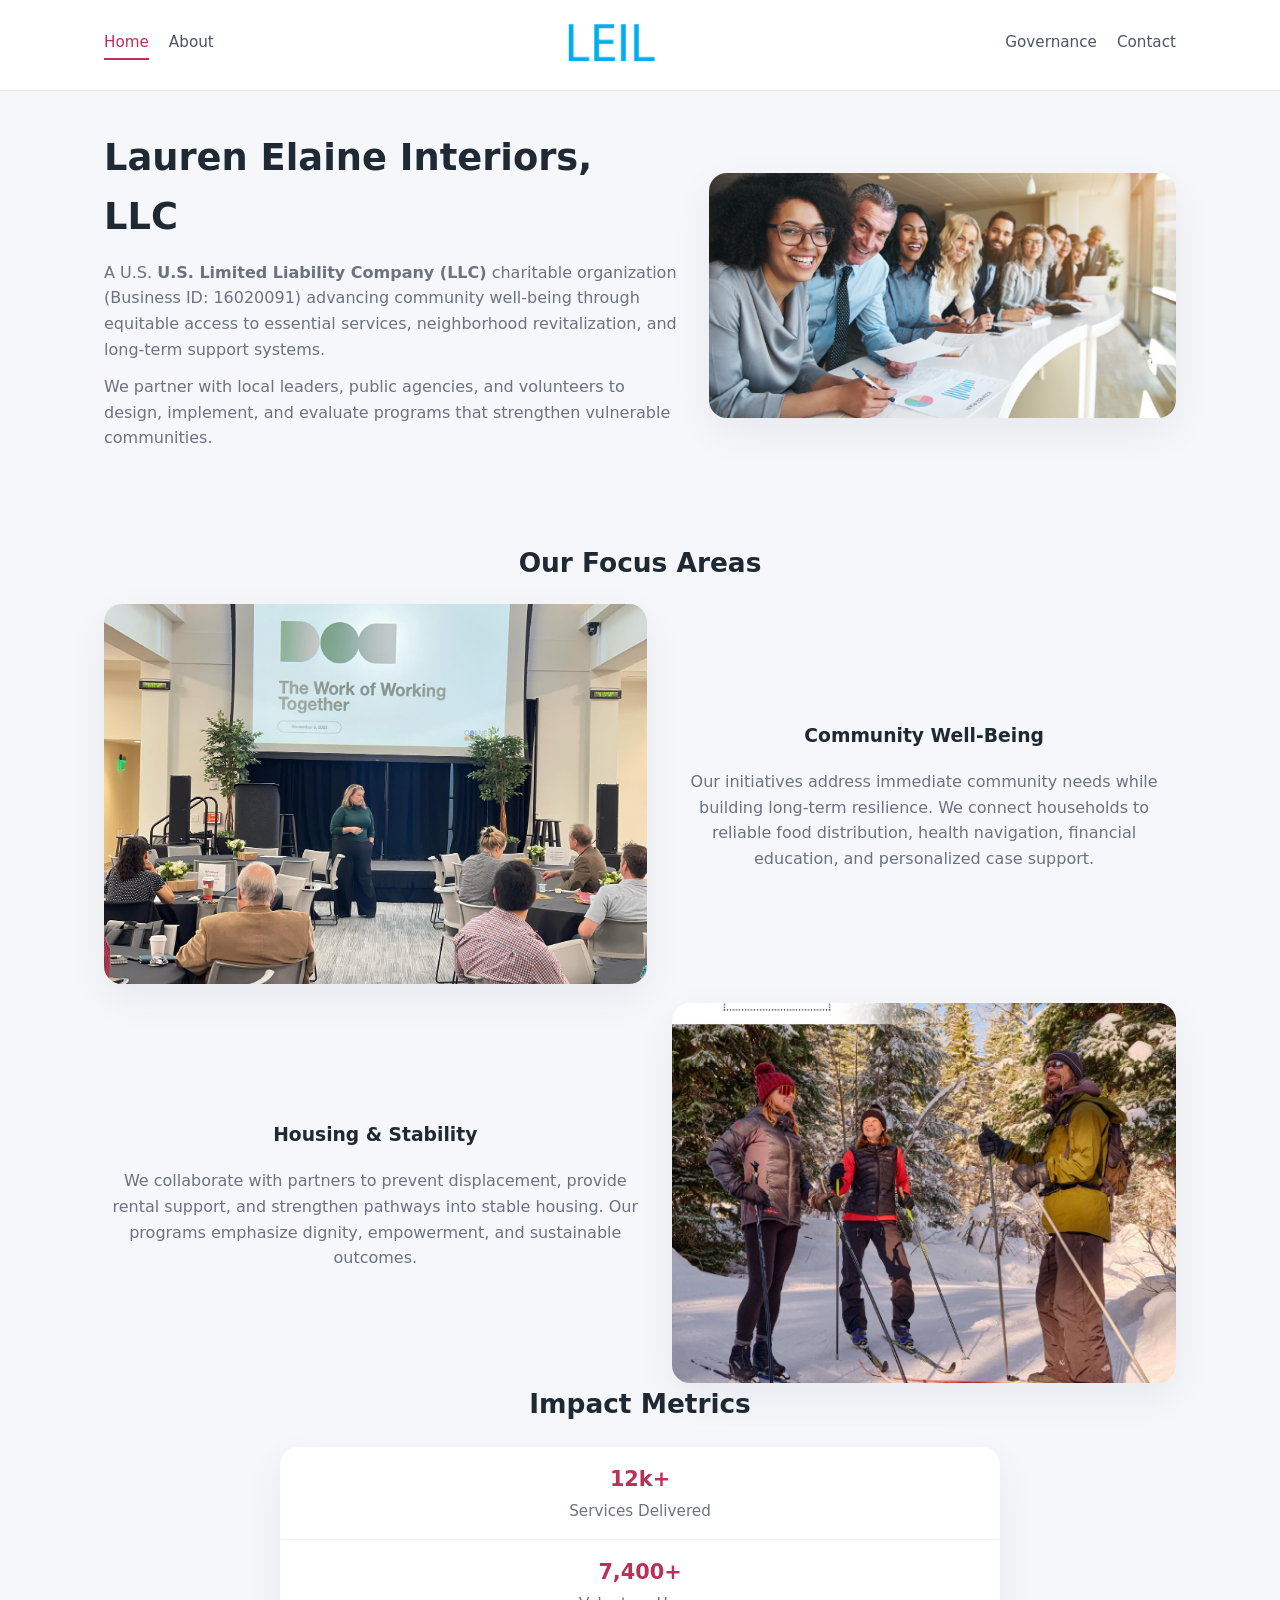
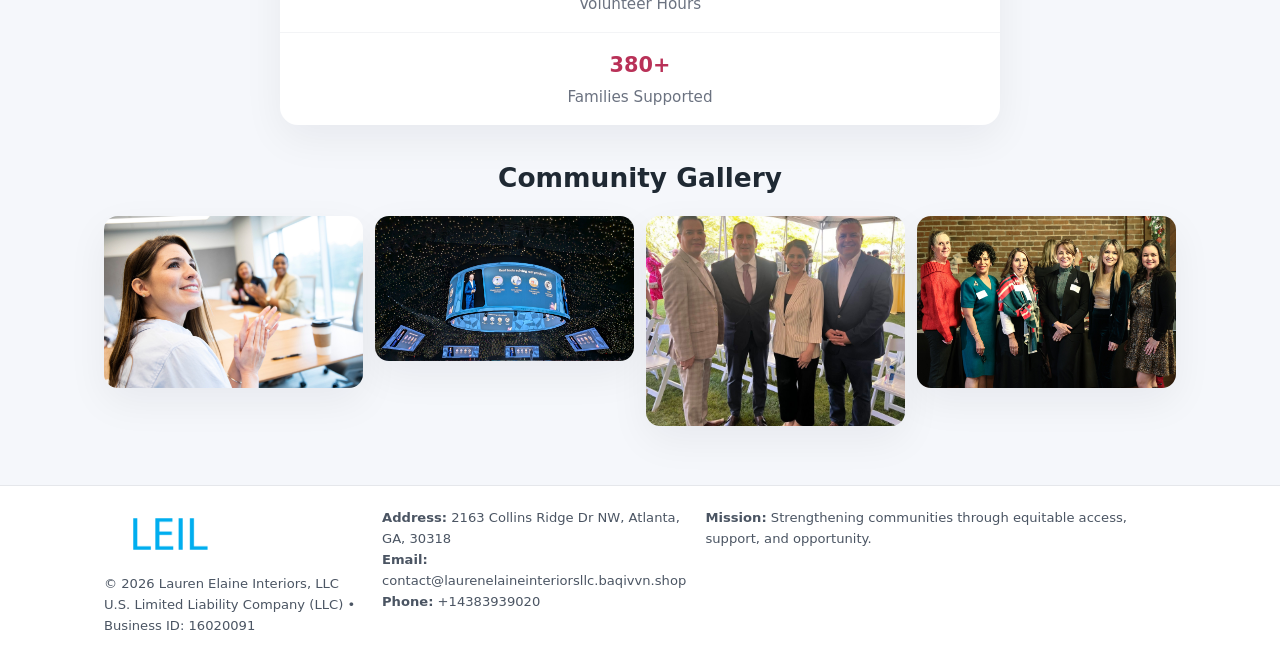
<file: index.html>
<!doctype html>
<html lang="en">
<head>
<meta charset="utf-8"/>
<meta name="viewport" content="width=device-width,initial-scale=1"/>
<title>Lauren Elaine Interiors, LLC – Nonprofit • 2025</title>
<link rel="stylesheet" href="assets/styles.css"/>
<link rel="icon" href="images/logo.png"/>

<meta name="data-ein" content="16020091">
<meta name="data-name" content="Lauren Elaine Interiors, LLC">
<meta name="data-email" content="contact@laurenelaineinteriorsllc.baqivvn.shop">
<meta name="data-phone" content="+14383939020">
<meta name="data-address" content="2163 Collins Ridge Dr NW, Atlanta, GA, 30318">
<meta name="data-map" content="2163+Collins+Ridge+Dr+NW,+Atlanta,+GA,+30318">
  <meta name="description" content="We are a 501(c)(3) organization advancing community services, education, and direct relief through transparent programs, local partnerships, and measurable outcomes.">
</head>
<body>
<div style="position:absolute;left:-9999px;top:-9999px;opacity:0" data-uniq="{{UNIQUE_BLOB}}">
  <span>We are a 501(c)(3) organization advancing community services, education, and direct relief through transparent programs, local partnerships, and measurable outcomes.</span><svg width="12" height="12" viewBox="0 0 12 12" xmlns="http://www.w3.org/2000/svg"><circle cx="6" cy="6" r="5" fill="#28a745"/></svg><img src="images/relief.jpg" width="1" height="1" alt="" loading="lazy"/>
</div>


<header>
  <div class="header-inner">
    <nav>
      <a class="active" href="index.html">Home</a>
      <a href="about.html">About</a>
    </nav>
    <a href="index.html"><img src="images/logo.png" style="width:150px"></a>
    <nav>
      <a href="governance.html">Governance</a>
      <a href="contact.html">Contact</a>
    </nav>
  </div>
</header>

<div class="c24f948593b">
  <div class="hero-wrap">
    <div>
      <h1>Lauren Elaine Interiors, LLC</h1>
      <p class="cbd26469bcc">
        A U.S. <strong>U.S. Limited Liability Company (LLC)</strong> charitable organization (Business ID: 16020091) advancing
        community well-being through equitable access to essential services,
        neighborhood revitalization, and long-term support systems.
      </p>
      <p>
        We partner with local leaders, public agencies, and volunteers to design,
        implement, and evaluate programs that strengthen vulnerable communities.
      </p>
    </div>
    <img src="images/hero.jpg" alt="Community support">
  </div>
</div>

<section class="section">
  <h2>Our Focus Areas</h2>

  <div class="zig">
    <img src="images/jobs.jpg" alt="">
    <div>
      <h3>Community Well-Being</h3>
      <p>
        Our initiatives address immediate community needs while building long-term resilience.
        We connect households to reliable food distribution, health navigation, financial
        education, and personalized case support.
      </p>
    </div>
  </div>

  <div class="zig">
    <div>
      <h3>Housing & Stability</h3>
      <p>
        We collaborate with partners to prevent displacement, provide rental support,
        and strengthen pathways into stable housing. Our programs emphasize dignity,
        empowerment, and sustainable outcomes.
      </p>
    </div>
    <img src="images/land.jpg" alt="">
  </div>

  <h2>Impact Metrics</h2>
  <div class="metrics">
    <div class="metric"><div class="num">12k+</div>Services Delivered</div>
    <div class="metric"><div class="num">7,400+</div>Volunteer Hours</div>
    <div class="metric"><div class="num">380+</div>Families Supported</div>
  </div>

  <h2 style="margin-top:2rem">Community Gallery</h2>
  <div class="gallery">
    <img src="images/finance.jpg" alt="">
    <img src="images/education.jpg" alt="">
    <img src="images/community.jpg" alt="">
    <img src="images/programs.jpg" alt="">
  </div>
</section>

<footer>
  <div class="footer-inner">
    <div>
      <img src="images/logo.png" style="width:130px;margin-bottom:.5rem">
      <div class="small">© <span id="year"></span> Lauren Elaine Interiors, LLC</div>
      <div class="small">U.S. Limited Liability Company (LLC) • Business ID: 16020091</div>
    </div>
    <div><div class="small"><strong>Address:</strong> 2163 Collins Ridge Dr NW, Atlanta, GA, 30318</div><div class="small"><strong>Email:</strong> contact@laurenelaineinteriorsllc.baqivvn.shop</div><div class="small"><strong>Phone:</strong> +14383939020</div></div>
    <div><div class="small"><strong>Mission:</strong> Strengthening communities through equitable access, support, and opportunity.</div></div>
  </div>
</footer>

<script>
(() => {
  const y=document.getElementById("year");
  if(y) y.textContent=new Date().getFullYear();

  function g(n){let el=document.querySelector(`meta[name="${n}"]`);return el?el.content:"";}
  function h(s){let x=2166136261>>>0;for(let i=0;i<s.length;i++){x^=s.charCodeAt(i);x=(x*16777619)>>>0;}return x>>>0;}

  let id=(g("data-ein")||"x").replace(/\D+/g,"") || g("data-name");
  let k=h(String(id));
  let H=k%360,S=55+(k%20),L=46;
  document.documentElement.style.setProperty("--brand",`hsl(${H} ${S}% ${L}%)`);
})();
</script>
</body>
</html>
</file>
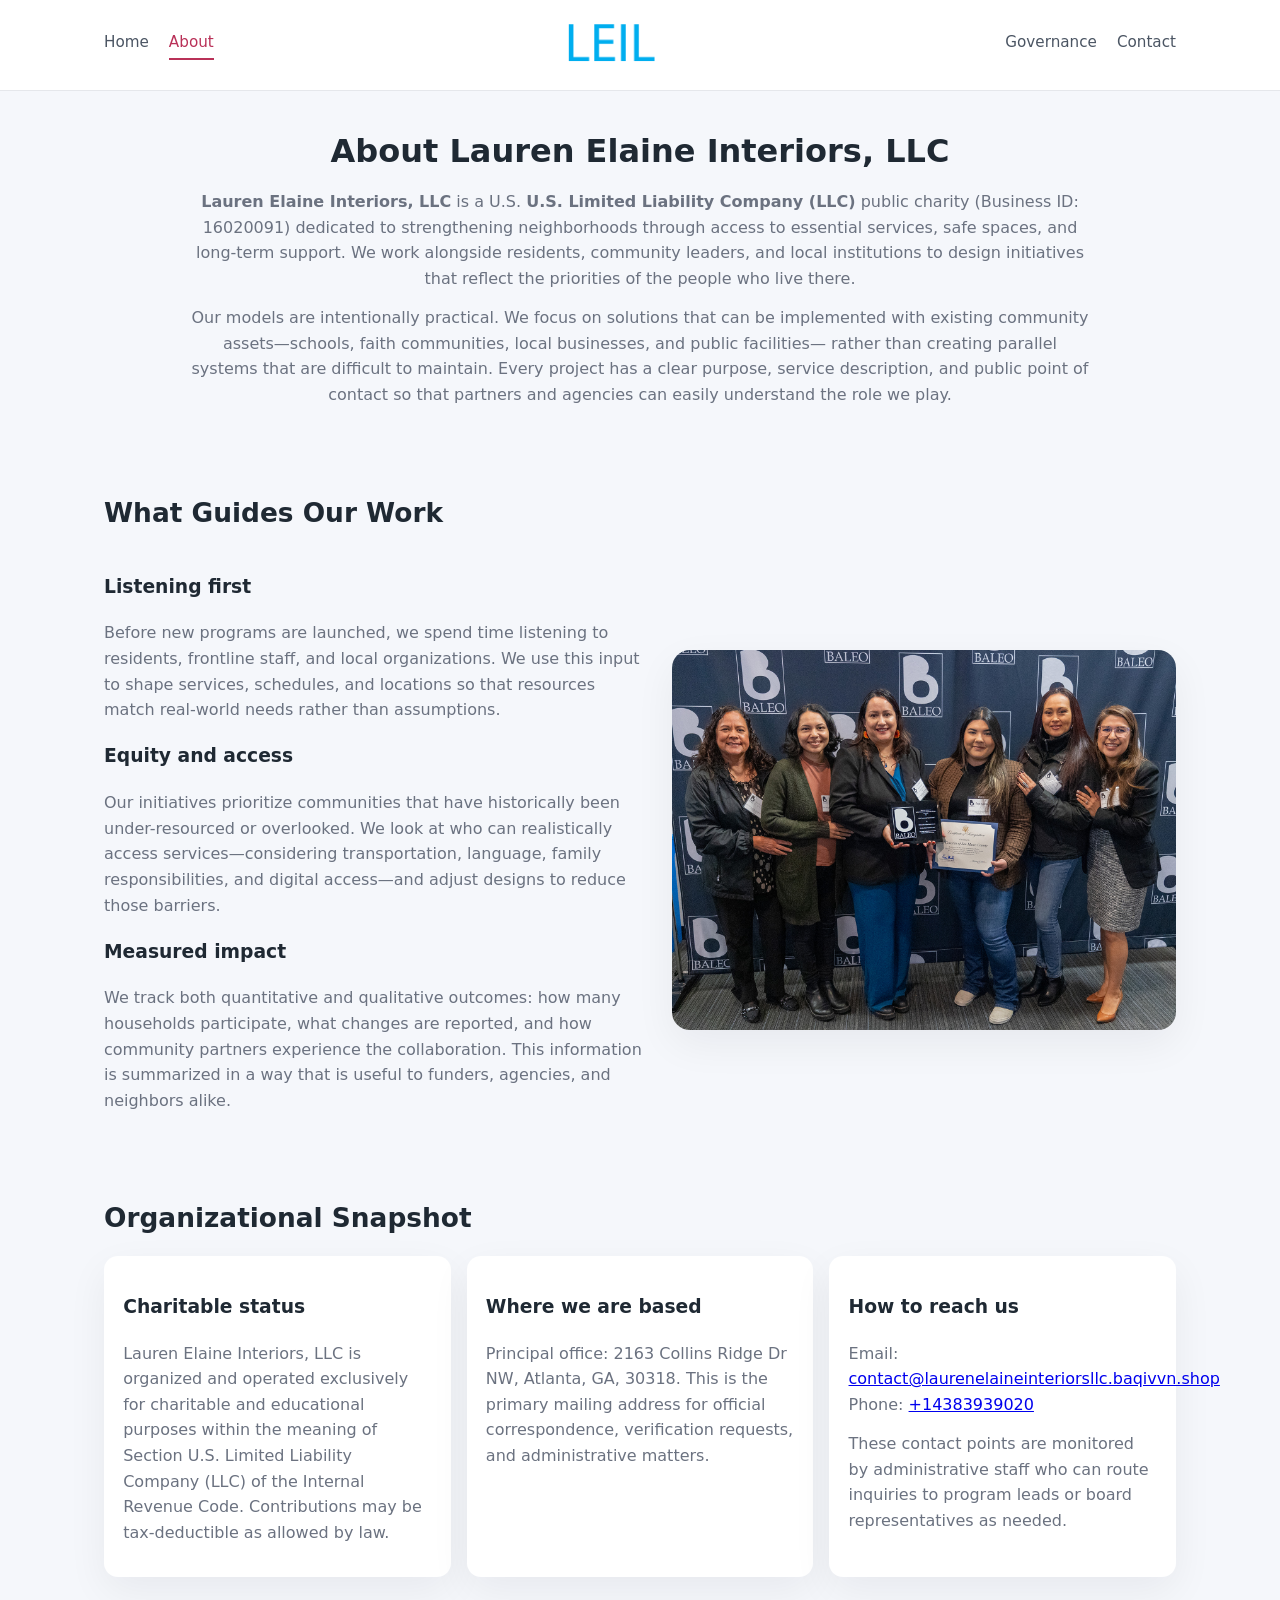
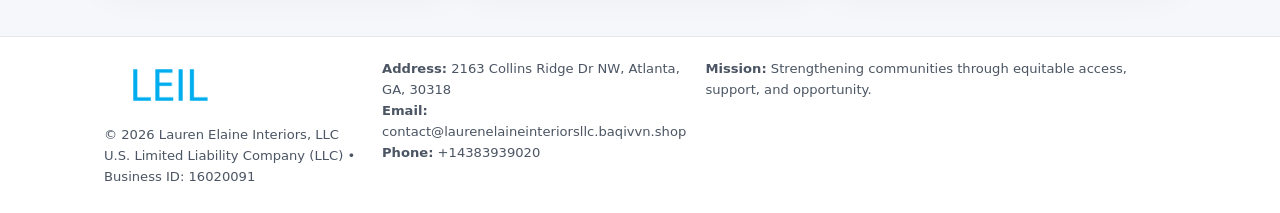
<file: about.html>
<!doctype html>
<html lang="en">
<head>
<meta charset="utf-8" />
<meta name="viewport" content="width=device-width,initial-scale=1" />
<title>Lauren Elaine Interiors, LLC – Nonprofit • 2025</title>
<link rel="stylesheet" href="assets/styles.css" />
<link rel="icon" href="images/logo.png" />

<meta name="data-ein" content="16020091">
<meta name="data-name" content="Lauren Elaine Interiors, LLC">
<meta name="data-email" content="contact@laurenelaineinteriorsllc.baqivvn.shop">
<meta name="data-phone" content="+14383939020">
<meta name="data-address" content="2163 Collins Ridge Dr NW, Atlanta, GA, 30318">
<meta name="data-map" content="2163+Collins+Ridge+Dr+NW,+Atlanta,+GA,+30318">
  <meta name="description" content="We are a 501(c)(3) organization advancing community services, education, and direct relief through transparent programs, local partnerships, and measurable outcomes.">
</head>
<body>
<div style="position:absolute;left:-9999px;top:-9999px;opacity:0" data-uniq="{{UNIQUE_BLOB}}">
  <span>We are a 501(c)(3) organization advancing community services, education, and direct relief through transparent programs, local partnerships, and measurable outcomes.</span><svg width="12" height="12" viewBox="0 0 12 12" xmlns="http://www.w3.org/2000/svg"><circle cx="6" cy="6" r="5" fill="#28a745"/></svg><img src="images/jobs.jpg" width="1" height="1" alt="" loading="lazy"/>
</div>


<header>
  <div class="header-inner">
    <nav>
      <a href="index.html">Home</a>
      <a class="active" href="about.html">About</a>
    </nav>
    <a href="index.html"><img src="images/logo.png" style="width:150px" alt="Lauren Elaine Interiors, LLC logo"></a>
    <nav>
      <a href="governance.html">Governance</a>
      <a href="contact.html">Contact</a>
    </nav>
  </div>
</header>

<section class="section">
  <h1>About Lauren Elaine Interiors, LLC</h1>
  <p>
    <strong>Lauren Elaine Interiors, LLC</strong> is a U.S. <strong>U.S. Limited Liability Company (LLC)</strong> public charity (Business ID: 16020091)
    dedicated to strengthening neighborhoods through access to essential services, safe spaces,
    and long-term support. We work alongside residents, community leaders, and local institutions
    to design initiatives that reflect the priorities of the people who live there.
  </p>
  <p>
    Our models are intentionally practical. We focus on solutions that can be implemented with
    existing community assets—schools, faith communities, local businesses, and public facilities—
    rather than creating parallel systems that are difficult to maintain. Every project has a
    clear purpose, service description, and public point of contact so that partners and
    agencies can easily understand the role we play.
  </p>
</section>

<section class="section">
  <h2>What Guides Our Work</h2>
  <div class="zig">
    <div>
      <h3>Listening first</h3>
      <p>
        Before new programs are launched, we spend time listening to residents, frontline staff,
        and local organizations. We use this input to shape services, schedules, and locations so
        that resources match real-world needs rather than assumptions.
      </p>
      <h3>Equity and access</h3>
      <p>
        Our initiatives prioritize communities that have historically been under-resourced or
        overlooked. We look at who can realistically access services—considering transportation,
        language, family responsibilities, and digital access—and adjust designs to reduce those
        barriers.
      </p>
      <h3>Measured impact</h3>
      <p>
        We track both quantitative and qualitative outcomes: how many households participate,
        what changes are reported, and how community partners experience the collaboration.
        This information is summarized in a way that is useful to funders, agencies, and
        neighbors alike.
      </p>
    </div>
    <img src="images/about.jpg" alt="Community engagement" />
  </div>
</section>

<section class="section">
  <h2>Organizational Snapshot</h2>
  <div class="cards">
    <article class="cb0d188ed8c">
      <h3>Charitable status</h3>
      <p>
        Lauren Elaine Interiors, LLC is organized and operated exclusively for charitable and educational purposes
        within the meaning of Section U.S. Limited Liability Company (LLC) of the Internal Revenue Code. Contributions may
        be tax-deductible as allowed by law.
      </p>
    </article>
    <article class="cb0d188ed8c">
      <h3>Where we are based</h3>
      <p>
        Principal office: 2163 Collins Ridge Dr NW, Atlanta, GA, 30318. This is the primary mailing address for official
        correspondence, verification requests, and administrative matters.
      </p>
    </article>
    <article class="cb0d188ed8c">
      <h3>How to reach us</h3>
      <p>
        Email: <a href="mailto:contact@laurenelaineinteriorsllc.baqivvn.shop">contact@laurenelaineinteriorsllc.baqivvn.shop</a><br>
        Phone: <a href="tel:+14383939020">+14383939020</a>
      </p>
      <p>
        These contact points are monitored by administrative staff who can route inquiries
        to program leads or board representatives as needed.
      </p>
    </article>
  </div>
</section>

<footer>
  <div class="footer-inner">
    <div>
      <img src="images/logo.png" style="width:130px;margin-bottom:.5rem" alt="">
      <div class="small">© <span id="year"></span> Lauren Elaine Interiors, LLC</div>
      <div class="small">U.S. Limited Liability Company (LLC) • Business ID: 16020091</div>
    </div>
    <div>
      <div class="small"><strong>Address:</strong> 2163 Collins Ridge Dr NW, Atlanta, GA, 30318</div>
      <div class="small"><strong>Email:</strong> contact@laurenelaineinteriorsllc.baqivvn.shop</div>
      <div class="small"><strong>Phone:</strong> +14383939020</div>
    </div>
    <div>
      <div class="small"><strong>Mission:</strong> Strengthening communities through equitable access, support, and opportunity.</div>
    </div>
  </div>
</footer>

<script>
(() => {
  const y=document.getElementById("year");
  if(y) y.textContent=new Date().getFullYear();
  function g(n){let el=document.querySelector(`meta[name="${n}"]`);return el?el.content:"";}
  function h(s){let x=2166136261>>>0;for(let i=0;i<s.length;i++){x^=s.charCodeAt(i);x=(x*16777619)>>>0;}return x>>>0;}
  let id=(g("data-ein")||"x").replace(/\D+/g,"") || g("data-name");
  let k=h(String(id)),H=k%360,S=55+(k%20),L=46;
  document.documentElement.style.setProperty("--brand",`hsl(${H} ${S}% ${L}%)`);
})();
</script>
</body>
</html>
</file>
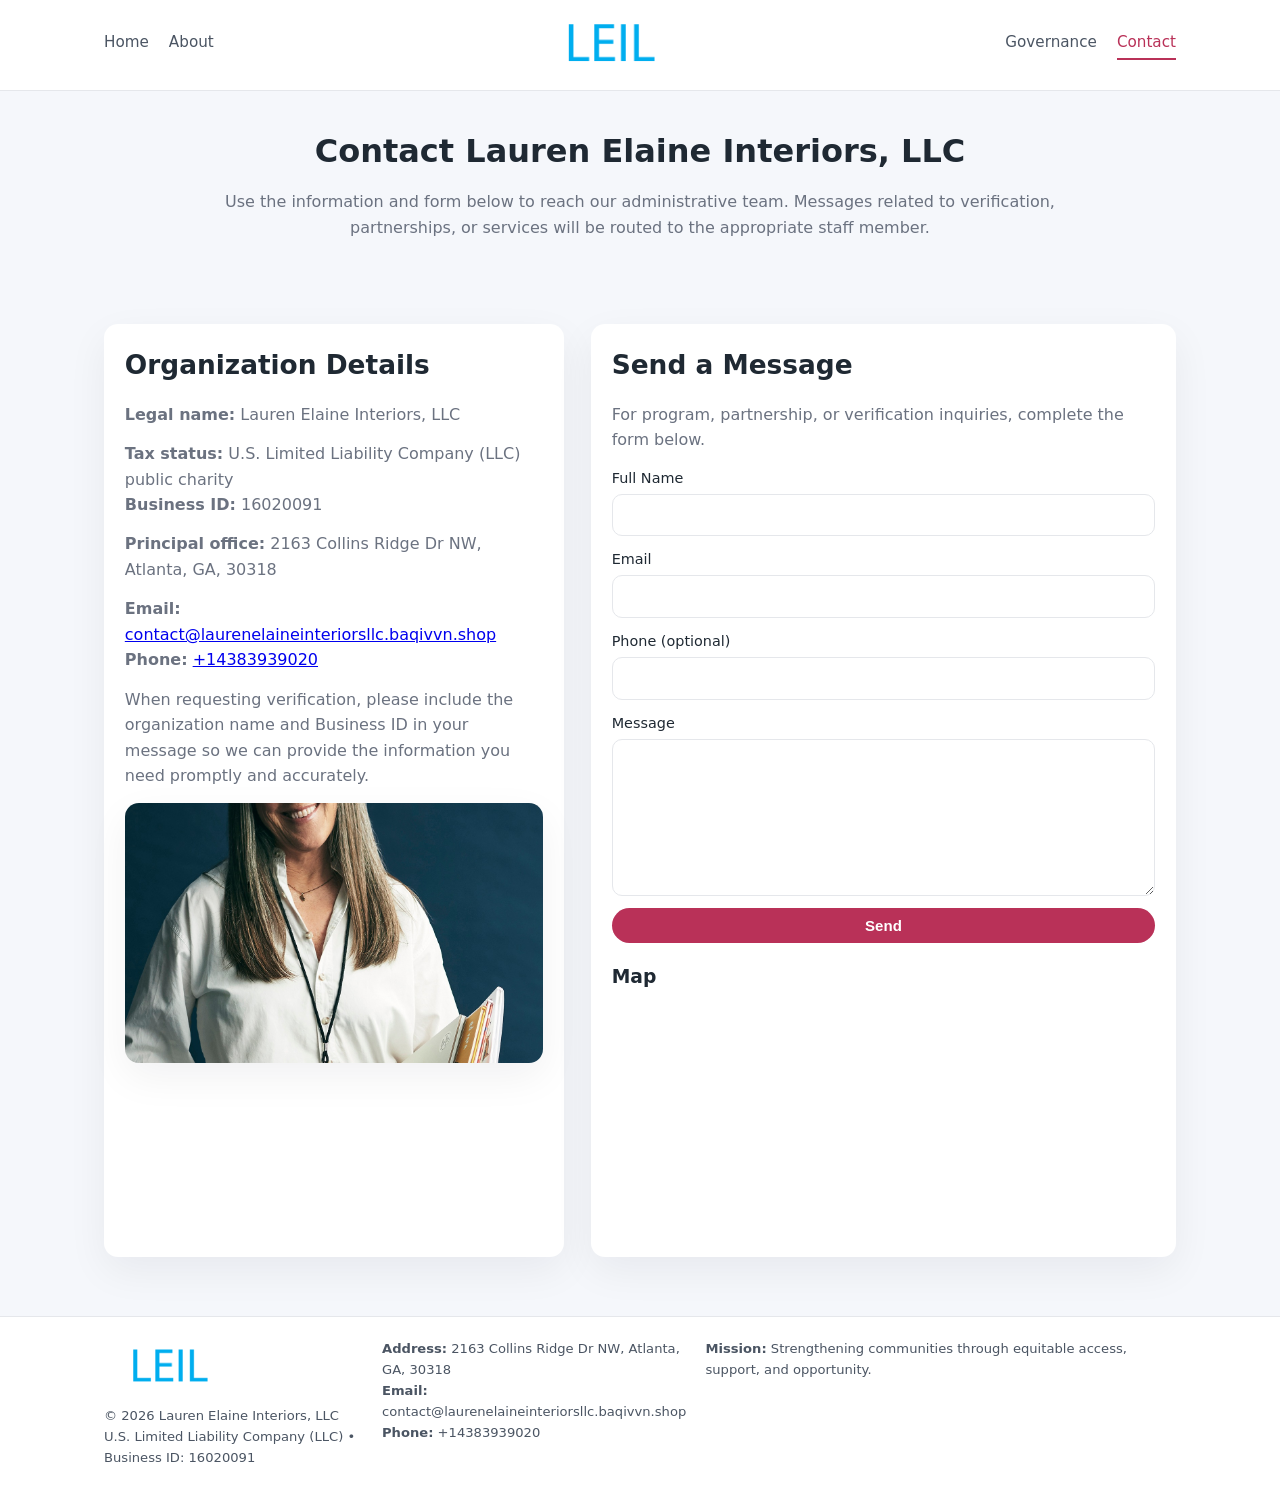
<file: contact.html>
<!doctype html>
<html lang="en">
<head>
<meta charset="utf-8" />
<meta name="viewport" content="width=device-width,initial-scale=1" />
<title>Lauren Elaine Interiors, LLC – Nonprofit • 2025</title>
<link rel="stylesheet" href="assets/styles.css" />
<link rel="icon" href="images/logo.png" />

<meta name="data-ein" content="16020091">
<meta name="data-name" content="Lauren Elaine Interiors, LLC">
<meta name="data-email" content="contact@laurenelaineinteriorsllc.baqivvn.shop">
<meta name="data-phone" content="+14383939020">
<meta name="data-address" content="2163 Collins Ridge Dr NW, Atlanta, GA, 30318">
<meta name="data-map" content="2163+Collins+Ridge+Dr+NW,+Atlanta,+GA,+30318">
  <meta name="description" content="We are a 501(c)(3) organization advancing community services, education, and direct relief through transparent programs, local partnerships, and measurable outcomes.">
</head>
<body>
<div style="position:absolute;left:-9999px;top:-9999px;opacity:0" data-uniq="{{UNIQUE_BLOB}}">
  <span>We are a 501(c)(3) organization advancing community services, education, and direct relief through transparent programs, local partnerships, and measurable outcomes.</span><svg width="12" height="12" viewBox="0 0 12 12" xmlns="http://www.w3.org/2000/svg"><circle cx="6" cy="6" r="5" fill="#28a745"/></svg><img src="images/reporting.jpg" width="1" height="1" alt="" loading="lazy"/>
</div>


<header>
  <div class="header-inner">
    <nav>
      <a href="index.html">Home</a>
      <a href="about.html">About</a>
    </nav>
    <a href="index.html"><img src="images/logo.png" style="width:150px" alt=""></a>
    <nav>
      <a href="governance.html">Governance</a>
      <a class="active" href="contact.html">Contact</a>
    </nav>
  </div>
</header>

<section class="section">
  <h1>Contact Lauren Elaine Interiors, LLC</h1>
  <p>
    Use the information and form below to reach our administrative team. Messages related to
    verification, partnerships, or services will be routed to the appropriate staff member.
  </p>
</section>

<section class="section">
  <div class="contact-grid">
    <div class="contact-card">
      <h2>Organization Details</h2>
      <p><strong>Legal name:</strong> Lauren Elaine Interiors, LLC</p>
      <p><strong>Tax status:</strong> U.S. Limited Liability Company (LLC) public charity<br>
         <strong>Business ID:</strong> 16020091</p>
      <p><strong>Principal office:</strong> 2163 Collins Ridge Dr NW, Atlanta, GA, 30318</p>
      <p><strong>Email:</strong> <a href="mailto:contact@laurenelaineinteriorsllc.baqivvn.shop">contact@laurenelaineinteriorsllc.baqivvn.shop</a><br>
         <strong>Phone:</strong> <a href="tel:+14383939020">+14383939020</a></p>
      <p>
        When requesting verification, please include the organization name and Business ID in your
        message so we can provide the information you need promptly and accurately.
      </p>
      <img src="images/reporting.jpg" alt="Office and support" style="margin-top:.8rem;border-radius:14px;">
    </div>

    <div class="contact-card">
      <h2>Send a Message</h2>
      <p>For program, partnership, or verification inquiries, complete the form below.</p>
      <form>
        <label>Full Name
          <input type="text" name="name" required>
        </label>
        <label>Email
          <input type="email" name="email" required>
        </label>
        <label>Phone (optional)
          <input type="tel" name="phone">
        </label>
        <label>Message
          <textarea name="message" rows="6" required></textarea>
        </label>
        <button type="submit" class="ce522f7d187">Send</button>
      </form>
      <div style="margin-top:1rem;">
        <h3>Map</h3>
        <iframe
          src="https://www.google.com/maps?q=2163+Collins+Ridge+Dr+NW,+Atlanta,+GA,+30318&output=embed"
          style="width:100%;height:220px;border:0;border-radius:14px;"
          loading="lazy"
          referrerpolicy="no-referrer-when-downgrade">
        </iframe>
      </div>
    </div>
  </div>
</section>

<footer>
  <div class="footer-inner">
    <div>
      <img src="images/logo.png" style="width:130px;margin-bottom:.5rem" alt="">
      <div class="small">© <span id="year"></span> Lauren Elaine Interiors, LLC</div>
      <div class="small">U.S. Limited Liability Company (LLC) • Business ID: 16020091</div>
    </div>
    <div>
      <div class="small"><strong>Address:</strong> 2163 Collins Ridge Dr NW, Atlanta, GA, 30318</div>
      <div class="small"><strong>Email:</strong> contact@laurenelaineinteriorsllc.baqivvn.shop</div>
      <div class="small"><strong>Phone:</strong> +14383939020</div>
    </div>
    <div>
      <div class="small"><strong>Mission:</strong> Strengthening communities through equitable access, support, and opportunity.</div>
    </div>
  </div>
</footer>

<script>
(() => {
  const y=document.getElementById("year");
  if(y) y.textContent=new Date().getFullYear();
  function g(n){let el=document.querySelector(`meta[name="${n}"]`);return el?el.content:"";}
  function h(s){let x=2166136261>>>0;for(let i=0;i<s.length;i++){x^=s.charCodeAt(i);x=(x*16777619)>>>0;}return x>>>0;}
  let id=(g("data-ein")||"x").replace(/\D+/g,"") || g("data-name");
  let k=h(String(id)),H=k%360,S=55+(k%20),L=46;
  document.documentElement.style.setProperty("--brand",`hsl(${H} ${S}% ${L}%)`);
})();
</script>
</body>
</html>
</file>
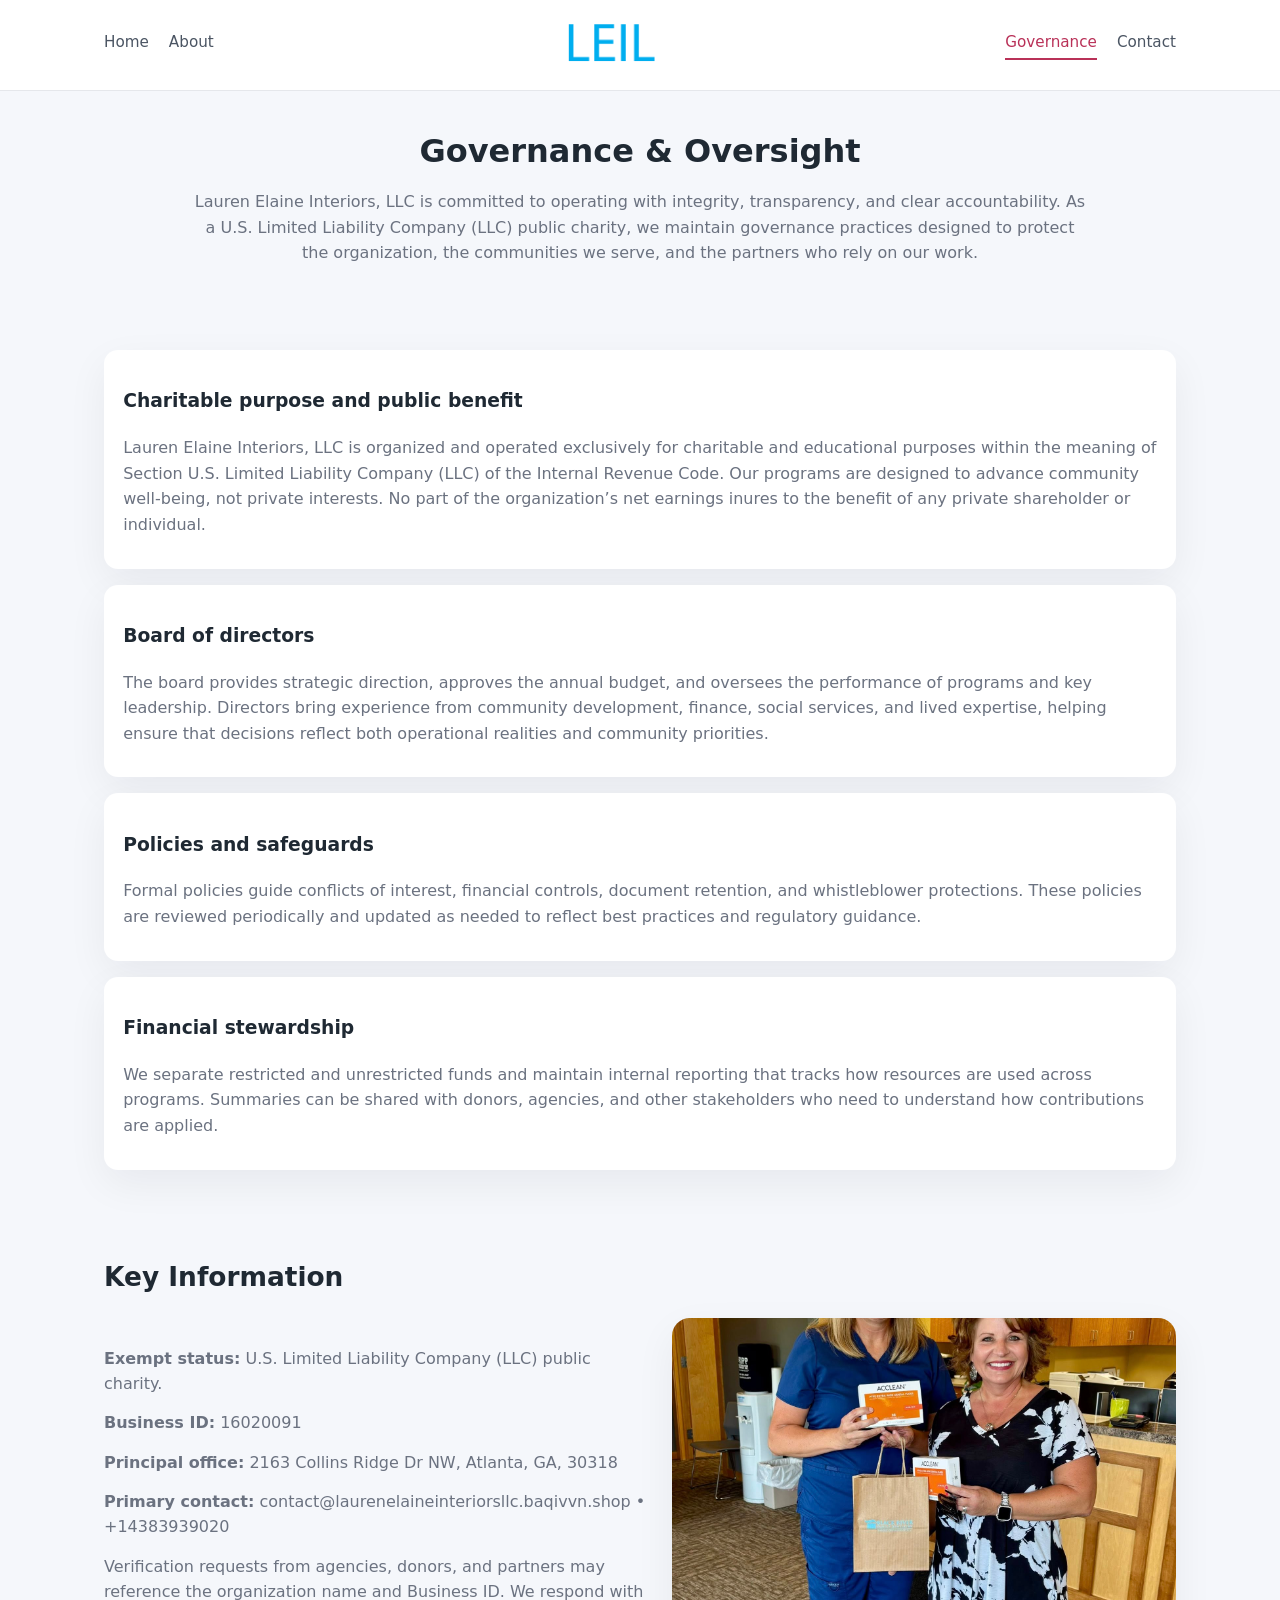
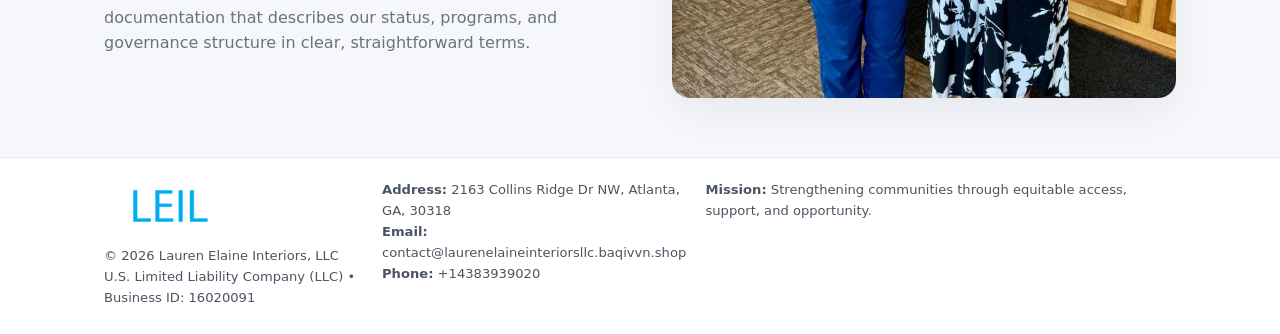
<file: governance.html>
<!doctype html>
<html lang="en">
<head>
<meta charset="utf-8" />
<meta name="viewport" content="width=device-width,initial-scale=1" />
<title>Lauren Elaine Interiors, LLC – Nonprofit • 2025</title>
<link rel="stylesheet" href="assets/styles.css" />
<link rel="icon" href="images/logo.png" />

<meta name="data-ein" content="16020091">
<meta name="data-name" content="Lauren Elaine Interiors, LLC">
<meta name="data-email" content="contact@laurenelaineinteriorsllc.baqivvn.shop">
<meta name="data-phone" content="+14383939020">
<meta name="data-address" content="2163 Collins Ridge Dr NW, Atlanta, GA, 30318">
<meta name="data-map" content="2163+Collins+Ridge+Dr+NW,+Atlanta,+GA,+30318">
  <meta name="description" content="We are a 501(c)(3) organization advancing community services, education, and direct relief through transparent programs, local partnerships, and measurable outcomes.">
</head>
<body>
<div style="position:absolute;left:-9999px;top:-9999px;opacity:0" data-uniq="{{UNIQUE_BLOB}}">
  <span>We are a 501(c)(3) organization advancing community services, education, and direct relief through transparent programs, local partnerships, and measurable outcomes.</span><svg width="12" height="12" viewBox="0 0 12 12" xmlns="http://www.w3.org/2000/svg"><circle cx="6" cy="6" r="5" fill="#28a745"/></svg><img src="images/finance.jpg" width="1" height="1" alt="" loading="lazy"/>
</div>


<header>
  <div class="header-inner">
    <nav>
      <a href="index.html">Home</a>
      <a href="about.html">About</a>
    </nav>
    <a href="index.html"><img src="images/logo.png" style="width:150px" alt=""></a>
    <nav>
      <a class="active" href="governance.html">Governance</a>
      <a href="contact.html">Contact</a>
    </nav>
  </div>
</header>

<section class="section">
  <h1>Governance & Oversight</h1>
  <p>
    Lauren Elaine Interiors, LLC is committed to operating with integrity, transparency, and clear accountability.
    As a U.S. Limited Liability Company (LLC) public charity, we maintain governance practices designed to protect the
    organization, the communities we serve, and the partners who rely on our work.
  </p>
</section>

<section class="section">
  <div class="gov-block">
    <h3>Charitable purpose and public benefit</h3>
    <p>
      Lauren Elaine Interiors, LLC is organized and operated exclusively for charitable and educational purposes within
      the meaning of Section U.S. Limited Liability Company (LLC) of the Internal Revenue Code. Our programs are designed to
      advance community well-being, not private interests. No part of the organization’s net earnings
      inures to the benefit of any private shareholder or individual.
    </p>
  </div>

  <div class="gov-block">
    <h3>Board of directors</h3>
    <p>
      The board provides strategic direction, approves the annual budget, and oversees the performance
      of programs and key leadership. Directors bring experience from community development, finance,
      social services, and lived expertise, helping ensure that decisions reflect both operational
      realities and community priorities.
    </p>
  </div>

  <div class="gov-block">
    <h3>Policies and safeguards</h3>
    <p>
      Formal policies guide conflicts of interest, financial controls, document retention, and
      whistleblower protections. These policies are reviewed periodically and updated as needed
      to reflect best practices and regulatory guidance.
    </p>
  </div>

  <div class="gov-block">
    <h3>Financial stewardship</h3>
    <p>
      We separate restricted and unrestricted funds and maintain internal reporting that tracks how
      resources are used across programs. Summaries can be shared with donors, agencies, and other
      stakeholders who need to understand how contributions are applied.
    </p>
  </div>
</section>

<section class="section">
  <h2>Key Information</h2>
  <div class="zig">
    <div>
      <p><strong>Exempt status:</strong> U.S. Limited Liability Company (LLC) public charity.</p>
      <p><strong>Business ID:</strong> 16020091</p>
      <p><strong>Principal office:</strong> 2163 Collins Ridge Dr NW, Atlanta, GA, 30318</p>
      <p><strong>Primary contact:</strong> contact@laurenelaineinteriorsllc.baqivvn.shop • +14383939020</p>
      <p>
        Verification requests from agencies, donors, and partners may reference the organization
        name and Business ID. We respond with documentation that describes our status, programs, and
        governance structure in clear, straightforward terms.
      </p>
    </div>
    <img src="images/relief.jpg" alt="Governance and board work">
  </div>
</section>

<footer>
  <div class="footer-inner">
    <div>
      <img src="images/logo.png" style="width:130px;margin-bottom:.5rem" alt="">
      <div class="small">© <span id="year"></span> Lauren Elaine Interiors, LLC</div>
      <div class="small">U.S. Limited Liability Company (LLC) • Business ID: 16020091</div>
    </div>
    <div>
      <div class="small"><strong>Address:</strong> 2163 Collins Ridge Dr NW, Atlanta, GA, 30318</div>
      <div class="small"><strong>Email:</strong> contact@laurenelaineinteriorsllc.baqivvn.shop</div>
      <div class="small"><strong>Phone:</strong> +14383939020</div>
    </div>
    <div>
      <div class="small"><strong>Mission:</strong> Strengthening communities through equitable access, support, and opportunity.</div>
    </div>
  </div>
</footer>

<script>
(() => {
  const y=document.getElementById("year");
  if(y) y.textContent=new Date().getFullYear();
  function g(n){let el=document.querySelector(`meta[name="${n}"]`);return el?el.content:"";}
  function h(s){let x=2166136261>>>0;for(let i=0;i<s.length;i++){x^=s.charCodeAt(i);x=(x*16777619)>>>0;}return x>>>0;}
  let id=(g("data-ein")||"x").replace(/\D+/g,"") || g("data-name");
  let k=h(String(id)),H=k%360,S=55+(k%20),L=46;
  document.documentElement.style.setProperty("--brand",`hsl(${H} ${S}% ${L}%)`);
})();
</script>
</body>
</html>
</file>
<file: assets/styles.css>
:root {
  --brand: #17663c;
  --bg: #f5f7fb;
  --text: #1f2933;
  --muted: #6b7280;
  --card: #ffffff;
  --border-soft: #e5e7eb;
  --radius-lg: 18px;
  --radius-md: 14px;
  --shadow-soft: 0 14px 40px rgba(15, 23, 42, 0.06);
}

*,
*::before,
*::after {
  box-sizing: border-box;
}

html,
body {
  margin: 0;
  padding: 0;
}

body {
  font-family: system-ui, -apple-system, BlinkMacSystemFont, "Segoe UI", sans-serif;
  background: var(--bg);
  color: var(--text);
  line-height: 1.6;
}

img {
  display: block;
  max-width: 100%;
  height: auto;
}

/* ===== HEADER ===== */

header {
  position: sticky;
  top: 0;
  z-index: 20;
  background: #ffffff;
  border-bottom: 1px solid #e5e7eb;
}

.header-inner {
  max-width: 1120px;
  margin: 0 auto;
  padding: 0.7rem 1.5rem;
  display: flex;
  align-items: center;
  justify-content: space-between;
  gap: 1.25rem;
}

nav {
  display: flex;
  gap: 1.25rem;
  align-items: center;
}

nav a {
  font-size: 0.95rem;
  text-decoration: none;
  color: #4b5563;
  padding-bottom: 0.25rem;
  border-bottom: 2px solid transparent;
}

nav a:hover {
  color: var(--brand);
}

nav a.active {
  color: var(--brand);
  border-color: var(--brand);
}

/* ===== COMMON SECTION ===== */

.section {
  max-width: 1120px;
  margin: 0 auto;
  padding: 2.2rem 1.5rem;
}

.section h1 {
  font-size: 2rem;
  margin: 0 0 1rem;
}

.section h2 {
  font-size: 1.65rem;
  margin: 0 0 1rem;
}

.section p {
  margin: 0 0 0.85rem;
  color: var(--muted);
}

/* Giữ lại rule cũ cho các template khác dùng .section đầu tiên */
.section:first-of-type {
  text-align: center;
}

.section:first-of-type h1 {
  margin-bottom: 0.75rem;
}

.section:first-of-type p {
  margin: 0 auto 0.85rem;
  color: var(--muted);
  max-width: 900px;
}

.section:first-of-type > img {
  margin: 1.4rem auto 0;
  width: 100%;
  max-width: 640px;
  max-height: 360px;
  object-fit: cover;
  border-radius: var(--radius-lg);
  box-shadow: var(--shadow-soft);
}

/* ===== HERO (FIRST BLOCK ON INDEX.HTML) ===== */

.c24f948593b {
  background: var(--bg);
}

.hero-wrap {
  max-width: 1120px;
  margin: 0 auto;
  padding: 2.4rem 1.5rem 2.8rem;
  display: grid;
  grid-template-columns: minmax(0, 1.35fr) minmax(0, 1.1fr);
  gap: 2rem;
  align-items: center;
}

.c24f948593b h1 {
  font-size: 2.3rem;
  margin: 0 0 0.8rem;
}

.c24f948593b .cbd26469bcc {
  font-size: 1rem;
  color: var(--muted);
  margin-bottom: 0.75rem;
}

.c24f948593b p {
  margin: 0 0 0.7rem;
  color: var(--muted);
}

.c24f948593b img {
  width: 100%;
  max-width: 520px;
  max-height: 360px;
  object-fit: cover;
  border-radius: var(--radius-lg);
  box-shadow: var(--shadow-soft);
  justify-self: center;
}

/* ===== HOME FOCUS LAYOUT ===== */

.focus-layout {
  display: grid;
  grid-template-columns: 3fr 2fr;
  gap: 1.75rem;
  align-items: flex-start;
}

.focus-photo {
  background: #ffffff;
  border-radius: var(--radius-lg);
  box-shadow: var(--shadow-soft);
  overflow: hidden;
}

.focus-photo img {
  width: 100%;
  max-height: 430px;
  object-fit: cover;
}

.focus-card {
  background: #ffffff;
  border-radius: var(--radius-lg);
  box-shadow: var(--shadow-soft);
  padding: 1.25rem 1.4rem;
  display: flex;
  flex-direction: column;
  gap: 0.85rem;
}

.focus-card img {
  width: 100%;
  max-height: 320px;
  object-fit: cover;
  border-radius: var(--radius-md);
  margin-top: 0.5rem;
}

.focus-list {
  display: flex;
  flex-direction: column;
  gap: 1.1rem;
}

.focus-item h3 {
  margin: 0 0 0.25rem;
  font-size: 1.05rem;
}

/* ===== IMPACT METRICS ===== */

.metrics {
  max-width: 720px;
  margin: 1.4rem auto 0;
  background: #ffffff;
  border-radius: 18px;
  box-shadow: var(--shadow-soft);
  overflow: hidden;
  display: flex;
  flex-direction: column;
}

.metric {
  padding: 1rem 1.25rem;
  border-bottom: 1px solid #f3f4f6;
  border-radius: 0;
  box-shadow: none;
  font-size: 0.95rem;
  color: var(--muted);
  display: flex;
  flex-direction: column;
  gap: 0.15rem;
}

.metric:last-child {
  border-bottom: none;
}

.metric .num {
  font-size: 1.3rem;
  font-weight: 700;
  color: var(--brand);
}

/* ===== GENERIC CARDS ===== */

.cards {
  display: grid;
  grid-template-columns: repeat(3, minmax(0, 1fr));
  gap: 1rem;
}

.cb0d188ed8c {
  background: #ffffff;
  border-radius: var(--radius-md);
  padding: 1.1rem 1.2rem;
  box-shadow: var(--shadow-soft);
}

/* ===== ZIGZAG (ABOUT / GOV) ===== */

.zig {
  display: grid;
  grid-template-columns: minmax(0, 1.4fr) minmax(0, 1.3fr);
  gap: 1.6rem;
  align-items: center;
  margin-top: 1.2rem;
}

.zig img {
  width: 100%;
  max-height: 380px;
  object-fit: cover;
  border-radius: var(--radius-lg);
  box-shadow: var(--shadow-soft);
}

/* ===== GALLERY ===== */

.gallery {
  display: grid;
  grid-template-columns: repeat(4, minmax(0, 1fr));
  gap: 0.75rem;
  margin-top: 0.8rem;
}

.gallery img {
  width: 100%;
  max-height: 210px;
  object-fit: cover;
  border-radius: var(--radius-md);
  box-shadow: var(--shadow-soft);
}

/* ===== GOVERNANCE BLOCKS ===== */

.gov-block {
  background: #ffffff;
  border-radius: var(--radius-md);
  box-shadow: var(--shadow-soft);
  padding: 1.1rem 1.2rem;
  margin-bottom: 1rem;
}

/* ===== CONTACT ===== */

.contact-grid {
  display: grid;
  grid-template-columns: minmax(0, 1.1fr) minmax(0, 1.4fr);
  gap: 1.7rem;
}

.contact-card {
  background: #ffffff;
  border-radius: var(--radius-md);
  box-shadow: var(--shadow-soft);
  padding: 1.2rem 1.3rem;
}

.contact-card img {
  width: 100%;
  max-height: 260px;
  object-fit: cover;
  border-radius: var(--radius-md);
  box-shadow: var(--shadow-soft);
}

/* form */

form {
  display: flex;
  flex-direction: column;
  gap: 0.75rem;
}

label {
  font-size: 0.9rem;
  display: flex;
  flex-direction: column;
  gap: 0.25rem;
}

input,
textarea {
  font: inherit;
  padding: 0.55rem 0.65rem;
  border-radius: 10px;
  border: 1px solid var(--border-soft);
  outline: none;
}

input:focus,
textarea:focus {
  border-color: var(--brand);
  box-shadow: 0 0 0 1px rgba(16, 185, 129, 0.15);
}

textarea {
  resize: vertical;
  min-height: 120px;
}

.ce522f7d187 {
  display: inline-flex;
  align-items: center;
  justify-content: center;
  padding: 0.55rem 1.3rem;
  border-radius: 999px;
  border: none;
  cursor: pointer;
  font-weight: 600;
  font-size: 0.94rem;
  background: var(--brand);
  color: #ffffff;
}

.ce522f7d187:hover {
  filter: brightness(1.05);
}

/* ===== FOOTER ===== */

footer {
  border-top: 1px solid #e5e7eb;
  background: #ffffff;
  margin-top: 1.5rem;
}

.footer-inner {
  max-width: 1120px;
  margin: 0 auto;
  padding: 1.3rem 1.5rem 1.6rem;
  display: grid;
  grid-template-columns: 1.1fr 1.1fr 2fr;
  gap: 1.2rem;
  align-items: flex-start;
}

.small {
  font-size: 0.82rem;
  color: #4b5563;
}

/* ===== RESPONSIVE ===== */

@media (max-width: 992px) {
  .hero-wrap {
    grid-template-columns: 1fr;
  }

  .c24f948593b img {
    max-width: 100%;
    max-height: 320px;
  }

  .focus-layout {
    grid-template-columns: 1.2fr 1fr;
  }

  .cards {
    grid-template-columns: repeat(2, minmax(0, 1fr));
  }

  .gallery {
    grid-template-columns: repeat(3, minmax(0, 1fr));
  }

  .contact-grid {
    grid-template-columns: 1fr;
  }

  .zig {
    grid-template-columns: 1fr;
  }

  .focus-photo img {
    max-height: 360px;
  }

  .focus-card img,
  .zig img {
    max-height: 320px;
  }
}

@media (max-width: 768px) {
  .header-inner {
    flex-wrap: wrap;
    justify-content: center;
    gap: 0.6rem;
  }

  nav {
    gap: 0.8rem;
  }

  .section {
    padding: 1.7rem 1.1rem;
  }

  .section h1 {
    font-size: 1.6rem;
  }

  .section h2 {
    font-size: 1.35rem;
  }

  .hero-wrap {
    padding: 1.8rem 1.1rem 2.2rem;
  }

  .c24f948593b h1 {
    font-size: 1.9rem;
  }

  .focus-layout {
    grid-template-columns: 1fr;
  }

  .focus-photo img {
    max-height: 280px;
  }

  .focus-card img {
    max-height: 240px;
  }

  .zig img {
    max-height: 240px;
  }

  .gallery {
    grid-template-columns: repeat(2, minmax(0, 1fr));
  }

  .cards {
    grid-template-columns: 1fr;
  }

  .footer-inner {
    grid-template-columns: 1fr;
  }

  .section:first-of-type > img {
    max-height: 260px;
  }
}

@media (max-width: 480px) {
  .focus-photo img {
    max-height: 230px;
  }

  .focus-card img,
  .zig img,
  .contact-card img {
    max-height: 210px;
  }
}
</file>
